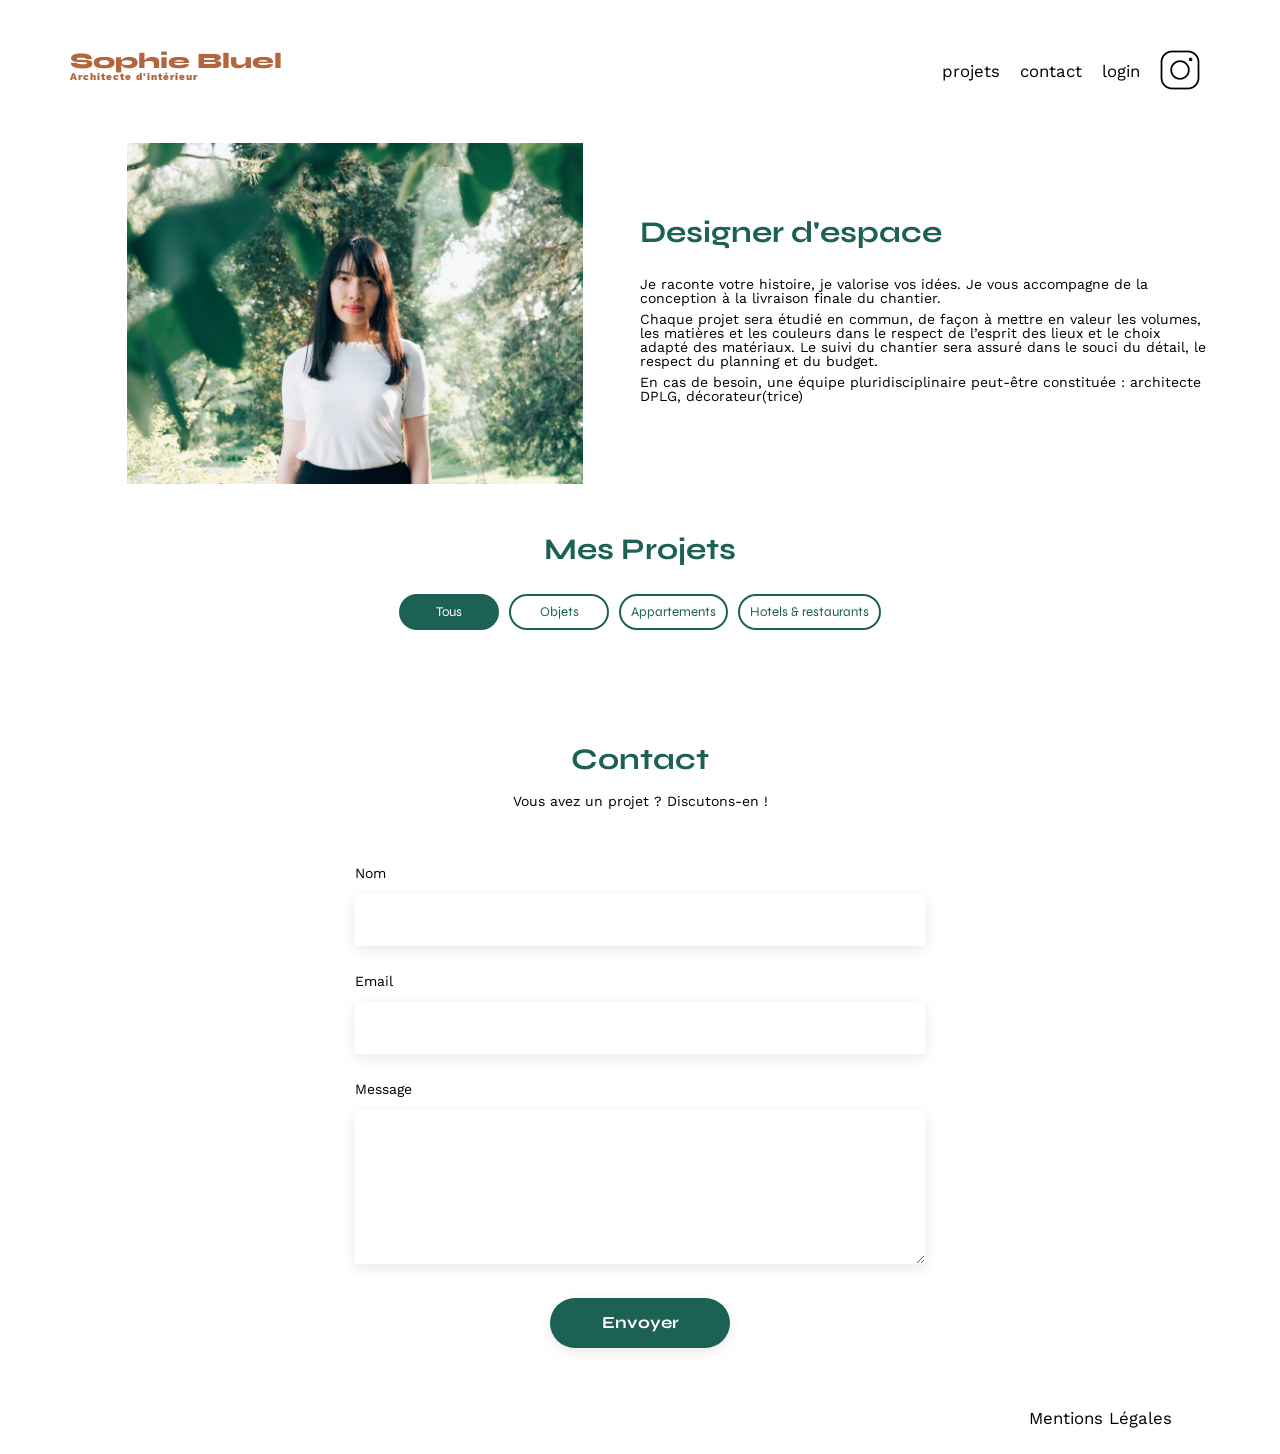
<file: FrontEnd/index.html>
<!DOCTYPE html>
<html lang="fr">
<head>
	<meta charset="UTF-8">
	<title>Sophie Bluel - Architecte d'intérieur</title>
	<meta name="viewport" content="width=device-width, initial-scale=1.0">
	<link rel="preconnect" href="https://fonts.googleapis.com">
	<link rel="preconnect" href="https://fonts.gstatic.com" crossorigin>
	<link href="https://fonts.googleapis.com/css2?family=Syne:wght@700;800&family=Work+Sans&display=swap" rel="stylesheet">
	<meta name="description" content="">
	<link rel="stylesheet" href="./src/css/style.css">
</head>
<body>
<header>
	<h1><a href="#">Sophie Bluel <span>Architecte d'intérieur</span></a></h1>
	<nav>
		<ul>
			<li><a href="#portfolio">projets</a></li>
			<li><a href="#contact">contact</a></li>
			<li><a href="./login.html">login</a></li>
			<li><img src="./assets/icons/instagram.png" alt="Instagram"></li>
		</ul>
	</nav>
</header>
<main>
	<section id="introduction">
		<figure>
			<img src="./assets/images/sophie-bluel.png" alt="">
		</figure>
		<article>
			<h2>Designer d'espace</h2>
			<p>Je raconte votre histoire, je valorise vos idées. Je vous accompagne de la conception à la livraison finale du chantier.</p>
			<p>Chaque projet sera étudié en commun, de façon à mettre en valeur les volumes, les matières et les couleurs dans le respect de l’esprit des lieux et le choix adapté des matériaux. Le suivi du chantier sera assuré dans le souci du détail, le respect du planning et du budget.</p>
			<p>En cas de besoin, une équipe pluridisciplinaire peut-être constituée : architecte DPLG, décorateur(trice)</p>
		</article>
	</section>
	<section id="portfolio">
		<h2>Mes Projets</h2>
		<div class="filters">
			<button class="active">Tous</button>
			<button>Objets</button>
			<button>Appartements</button>
			<button>Hotels & restaurants</button>
		</div>
		<div class="gallery"></div>
	</section>
	<section id="contact">
		<h2>Contact</h2>
		<p>Vous avez un projet ? Discutons-en !</p>
		<form action="#" method="post">
			<label for="name">Nom</label>
			<input type="text" name="name" id="name">
			<label for="email">Email</label>
			<input type="email" name="email" id="email">
			<label for="message">Message</label>
			<textarea name="message" id="message" cols="30" rows="10"></textarea>
			<input type="submit" value="Envoyer">
		</form>
	</section>
</main>

<footer>
	<nav>
		<ul>
			<li>Mentions Légales</li>
		</ul>
	</nav>
</footer>
<script src="./src/js/script.js"></script>
</body>
</html>
</file>
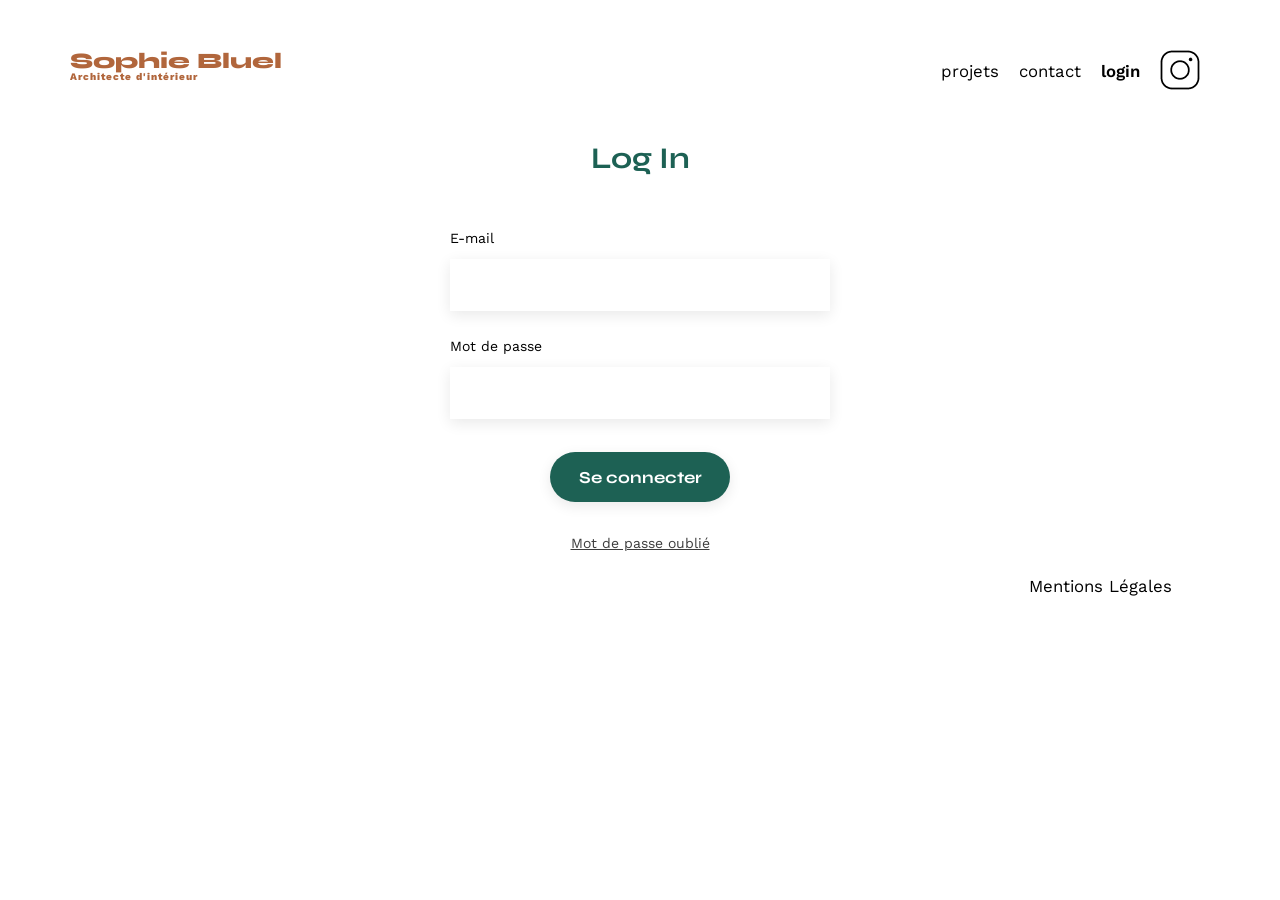
<file: FrontEnd/login.html>
<!DOCTYPE html>
<html lang="fr">
<head>
	<meta charset="UTF-8">
	<title>Sophie Bluel - Architecte d'intérieur</title>
	<meta name="viewport" content="width=device-width, initial-scale=1.0">
	<link rel="preconnect" href="https://fonts.googleapis.com">
	<link rel="preconnect" href="https://fonts.gstatic.com" crossorigin>
	<link href="https://fonts.googleapis.com/css2?family=Syne:wght@700;800&family=Work+Sans&display=swap" rel="stylesheet">
	<meta name="description" content="">
	<link rel="stylesheet" href="./src/css/style.css">
</head>
<body>
<header>
	<h1><a href="./index.html#">Sophie Bluel <span>Architecte d'intérieur</span></a></h1>
	<nav>
		<ul>
			<li><a href="./index.html#portfolio">projets</a></li>
			<li><a href="./index.html#contact">contact</a></li>
			<li class="active"><a href="./login.html">login</a></li>
			<li><img src="./assets/icons/instagram.png" alt="Instagram"></li>
		</ul>
	</nav>
</header>
<main>
	<section id="login">
		<h2>Log In</h2>
		<form action="#" method="post">
			<label for="email">E-mail</label>
			<input type="email" name="email" id="email">
			<label for="password">Mot de passe</label>
			<input type="password" name="password" id="password">
			<input type="submit" value="Se connecter">
		</form>
		<a href="#" class="forgot-password">Mot de passe oublié</a>
	</section>
</main>

<footer>
	<nav>
		<ul>
			<li>Mentions Légales</li>
		</ul>
	</nav>
</footer>
</body>
</html>
</file>
<file: FrontEnd/src/css/style.css>
/* http://meyerweb.com/eric/tools/css/reset/
   v2.0 | 20110126
   License: none (public domain)
*/

html, body, div, span, applet, object, iframe,
h1, h2, h3, h4, h5, h6, p, blockquote, pre,
a, abbr, acronym, address, big, cite, code,
del, dfn, em, img, ins, kbd, q, s, samp,
small, strike, strong, sub, sup, tt, var,
b, u, i, center,
dl, dt, dd, ol, ul, li,
fieldset, form, label, legend,
table, caption, tbody, tfoot, thead, tr, th, td,
article, aside, canvas, details, embed,
figure, figcaption, footer, header, hgroup,
menu, nav, output, ruby, section, summary,
time, mark, audio, video {
	margin: 0;
	padding: 0;
	border: 0;
	font-size: 100%;
	font: inherit;
	vertical-align: baseline;
}
/* HTML5 display-role reset for older browsers */
article, aside, details, figcaption, figure,
footer, header, hgroup, menu, nav, section {
	display: block;
}
body {
	line-height: 1;
}
ol, ul {
	list-style: none;
}
blockquote, q {
	quotes: none;
}
blockquote:before, blockquote:after,
q:before, q:after {
	content: '';
	content: none;
}
table {
	border-collapse: collapse;
	border-spacing: 0;
}
/** end reset css**/
body {
	max-width: 1140px;
	margin:auto;
	font-family: 'Work Sans' ;
	font-size: 14px;
}
/* les liens prennent la couleur de leur parent, pas le bleu du navigateur */
a {
	color: inherit;
	text-decoration: none;
}
header {
	display: flex;
	justify-content: space-between;
	margin: 50px 0
}
section {
	margin: 50px 0
}

h1{
	display: flex;
	flex-direction: column;
	font-family: 'Syne';
	font-size: 22px;
	font-weight: 800;
	color: #B1663C
}

/* le titre est un lien, c'est lui qui porte la mise en colonne */
h1 a {
	display: flex;
	flex-direction: column;
}

h1 span {
	font-family: 'Work Sans';
	font-size:10px;
	letter-spacing: 0.1em;
;
}

h2{
	font-family: 'Syne';
	font-weight: 700;
	font-size: 30px;
	color: #1D6154
}
nav ul {
	display: flex;
	align-items: center;
	list-style-type: none;

}
nav li {
	padding: 0 10px;
	font-size: 1.2em;
}

li:hover {
	color: #B1663C;
}
nav li.active {
	font-weight: 600;
}
#introduction {
	display: flex;
	align-items: center;
}
#introduction figure {
	flex: 1
}
#introduction img {
	display: block;
	margin: auto;
	width: 80%;
}

#introduction article {
	flex: 1
}
#introduction h2 {
	margin-bottom: 1em;
}

#introduction p {
	margin-bottom: 0.5em;
}
#portfolio h2 {
	text-align: center;
	margin-bottom: 1em;
}
.filters {
	display: flex;
	justify-content: center;
	gap: 10px;
	height: 100px;
}

.filters button{
	font-family: 'Syne';
	background-color: transparent;
	color: #1D6154;
	border: #1D6154 solid 2px;
	border-radius: 50px;
	padding: 10px;
	height: 36px;
	text-align: center;
	display: flex;
	justify-content: center;
	align-items: center;
	min-width: 100px;
	cursor: pointer;
}
.filters button:hover,
.filters button.active{
	background-color: #1D6154;
	color: white;
}

.gallery {
	width: 100%;
	display: grid;
	grid-template-columns: 1fr 1fr 1fr;
	grid-column-gap: 20px;
	grid-row-gap: 20px;
}

.gallery img {
	width: 100%;

}
#contact {
	width: 50%;
margin: auto;
}
#contact > * {
	text-align: center;

}
#contact h2{
	margin-bottom: 20px;
}
#contact form {
	text-align: left;
	margin-top:30px;
	display: flex;
	flex-direction: column;
}

#contact input {
	height: 50px;
	font-size: 1.2em;
	border: none;
	box-shadow: 0px 4px 14px rgba(0, 0, 0, 0.09);
}
#contact label {
	margin: 2em 0 1em 0;
}
#contact textarea {
	border: none;
	box-shadow: 0px 4px 14px rgba(0, 0, 0, 0.09);
}

#login {
	width: 380px;
	margin: auto;
}
#login > * {
	text-align: center;
}
#login h2{
	margin-bottom: 20px;
}
#login form {
	text-align: left;
	margin-top:30px;
	display: flex;
	flex-direction: column;
}

#login input {
	height: 50px;
	font-size: 1.2em;
	border: none;
	box-shadow: 0px 4px 14px rgba(0, 0, 0, 0.09);
}
#login label {
	margin: 2em 0 1em 0;
}
#login .forgot-password {
	display: block;
	text-align: center;
	color: #3D3D3D;
	text-decoration: underline;
}

input[type="submit"]{
	font-family: 'Syne';
	font-weight: 700;
	color: white;
	background-color: #1D6154;
	margin : 2em auto ;
	width: 180px;
	text-align: center;
	border-radius: 60px ;
}

footer nav ul {
	display: flex;
	justify-content: flex-end;
	margin: 2em
}
</file>
